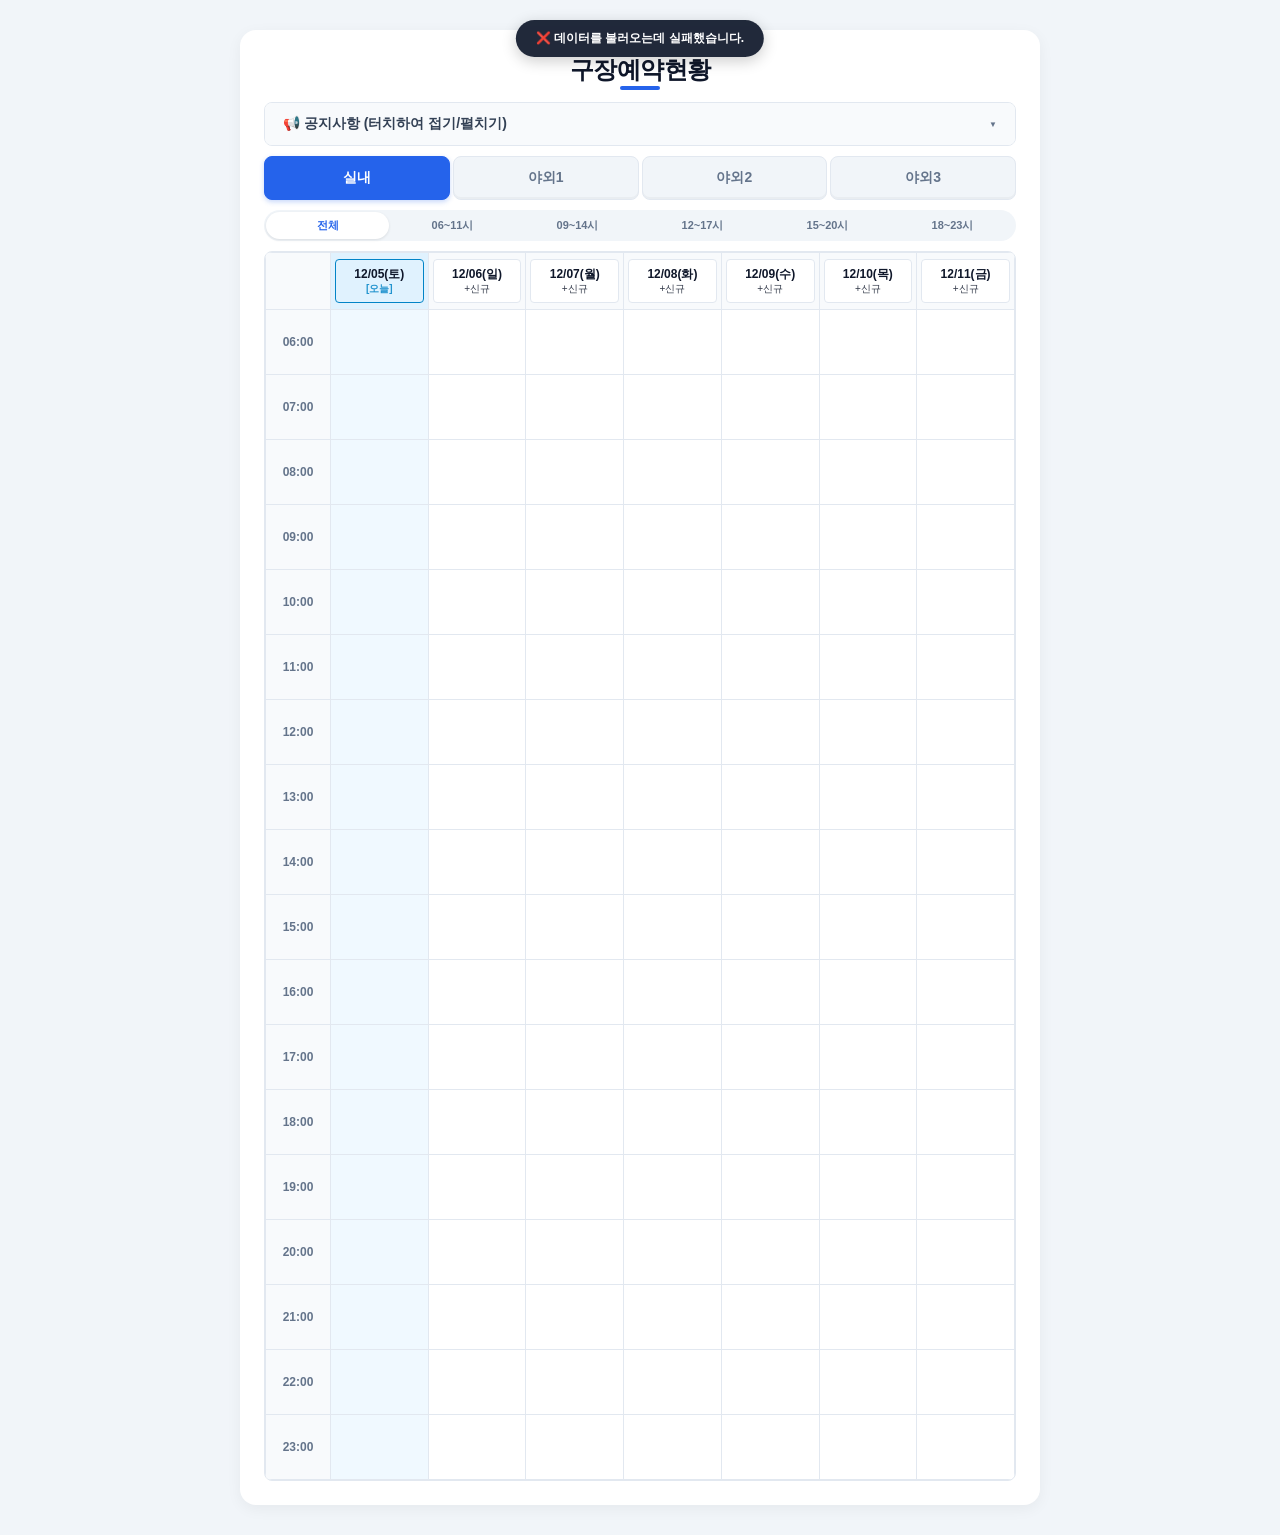
<file: index.html>
<!DOCTYPE html>
<html lang="ko">
<head>
    <meta charset="UTF-8">
    <meta name="viewport" content="width=device-width, initial-scale=1.0, maximum-scale=1.0, user-scalable=no">
    <title>구장예약현황</title>
    <link rel="stylesheet" href="style.css">
</head>
<body>

<div class="container">
    <!-- HEADER -->
    <div class="header">
        <h1 class="main-title">구장예약현황</h1>
    </div>

    <!-- NOTICE ACCORDION -->
    <details class="notice-details">
        <summary class="notice-summary">
            📢 공지사항 (터치하여 접기/펼치기)
        </summary>
        <div class="notice-content">
            <!-- 🚀 구글 시트에서 실시간으로 불러오는 공지 영역 -->
            <div id="notice-display-area" style="padding: 8px 12px; background: #e0f2fe; color: #0369a1; border-radius: 6px; font-weight: bold; margin-bottom: 10px;">
                📢 공지사항을 불러오는 중...
            </div>            
            <strong>구장 이용 수칙 및 예약 안내</strong>
            <ul>
                <li>예약 취소 및 변경은 이용 1일 전까지만 가능합니다.</li>
                <li>구장 내 음식물 반입 및 취사는 엄격히 금지됩니다.</li>
                <li>원하는 요일 버튼을 터치하면 해당 요일의 신규 예약을 바로 신청할 수 있습니다.</li>
            </ul>
        </div>
    </details>

    <!-- STADIUM TABS -->
    <div class="tabs">
        <button class="tab-btn active">실내</button>
        <button class="tab-btn">야외1</button>
        <button class="tab-btn">야외2</button>
        <button class="tab-btn">야외3</button>
    </div>

    <!-- TIME FILTER BUTTONS (요청하신 5개 세분화 시간대) -->
    <div class="time-filter-container">
        <button class="filter-btn active" onclick="filterTime('all', this)">전체</button>
        <button class="filter-btn" onclick="filterTime('t06_11', this)">06~11시</button>
        <button class="filter-btn" onclick="filterTime('t09_14', this)">09~14시</button>
        <button class="filter-btn" onclick="filterTime('t12_17', this)">12~17시</button>
        <button class="filter-btn" onclick="filterTime('t15_20', this)">15~20시</button>
        <button class="filter-btn" onclick="filterTime('t18_23', this)">18~23시</button>
    </div>

    <!-- TIMETABLE -->
    <div class="timetable-container">
        <table class="timetable">
            <thead>
                <tr>
                    <th class="time-col"></th>
                    <th><button class="day-header-btn"></button></th>
                    <th><button class="day-header-btn"></button></th>
                    <th><button class="day-header-btn"></button></th>
                    <th><button class="day-header-btn"></button></th>
                    <th><button class="day-header-btn"></button></th>
                    <th><button class="day-header-btn"></button></th>
                    <th><button class="day-header-btn"></button></th>
                </tr>
            </thead>
            <tbody id="timetable-body">
            </tbody>
        </table>
    </div>
</div>

<!-- MODALS -->
<div id="modal-create" class="modal-overlay">
    <div class="modal-card create">
        <div class="modal-header">
            <div>
                <span class="modal-title">[신규 예약]</span>
                <span id="create-stadium-badge" class="selected-day-badge" style="background:#64748b;">실내</span>
                <span id="create-day-badge" class="selected-day-badge">07/29(수)</span>
            </div>
            <button class="close-btn" onclick="closeModal('modal-create')">&times;</button>
        </div>
        <div class="modal-body">
            <div class="form-grid">
                <label for="create-day">선택일자</label>
                <select id="create-day"></select>
                
                <label for="create-start">시작시간</label>
                <select id="create-start"></select>
                
                <label for="create-end">종료시간</label>
                <select id="create-end"></select>
                
                <label for="create-id">ID</label>
                <input type="tel" id="create-id" placeholder="전화번호 입력 (- 제외)">
                
                <label for="create-pw">PW</label>
                <div class="password-wrapper">
                    <input type="password" id="create-pw" placeholder="비밀번호 입력">
                    <button type="button" class="pw-toggle-btn" onclick="togglePasswordVisibility('create-pw', this)">👁️</button>
                </div>
            </div>

            <div class="agreement-box">
                <input type="checkbox" id="create-agree">
                <label for="create-agree">[필수] 구장 이용 수칙 및 개인정보 이용에 동의합니다.</label>
            </div>
        </div>
        <div class="modal-footer">
            <button class="btn btn-gray" onclick="closeModal('modal-create')">취소</button>
            <button class="btn btn-blue" onclick="submitCreate()">저장</button>
        </div>
    </div>
</div>

<div id="modal-edit" class="modal-overlay">
    <div class="modal-card edit">
        <div class="modal-header">
            <span class="modal-title">[예약 수정 / 삭제]</span>
            <button class="close-btn" onclick="closeModal('modal-edit')">&times;</button>
        </div>
        <div class="modal-body">
            <div class="form-grid">
                <label for="edit-start">시작시간</label>
                <select id="edit-start" disabled>
                    <option id="edit-start-opt">17:00</option>
                </select>
                <label for="edit-end">종료시간</label>
                <select id="edit-end">
                    <option>18:00</option><option>19:00</option><option>20:00</option>
                </select>
                <label for="edit-id">ID</label>
                <input type="text" id="edit-id" value="" readonly>
                <label for="edit-pw">PW</label>
                <div class="password-wrapper">
                    <input type="password" id="edit-pw" placeholder="비밀번호 확인">
                    <button type="button" class="pw-toggle-btn" onclick="togglePasswordVisibility('edit-pw', this)">👁️</button>
                </div>
            </div>
        </div>
        <div class="modal-footer">
            <button class="btn btn-gray" onclick="closeModal('modal-edit')">닫기</button>
            <button class="btn btn-gray-dark" onclick="submitDelete()">삭제</button>
            <button class="btn btn-red" onclick="submitEdit()">수정</button>
        </div>
    </div>
</div>

<div id="toast-message" class="toast">✓ 처리되었습니다.</div>

<script src="script.js"></script>
</body>
</html>
</file>
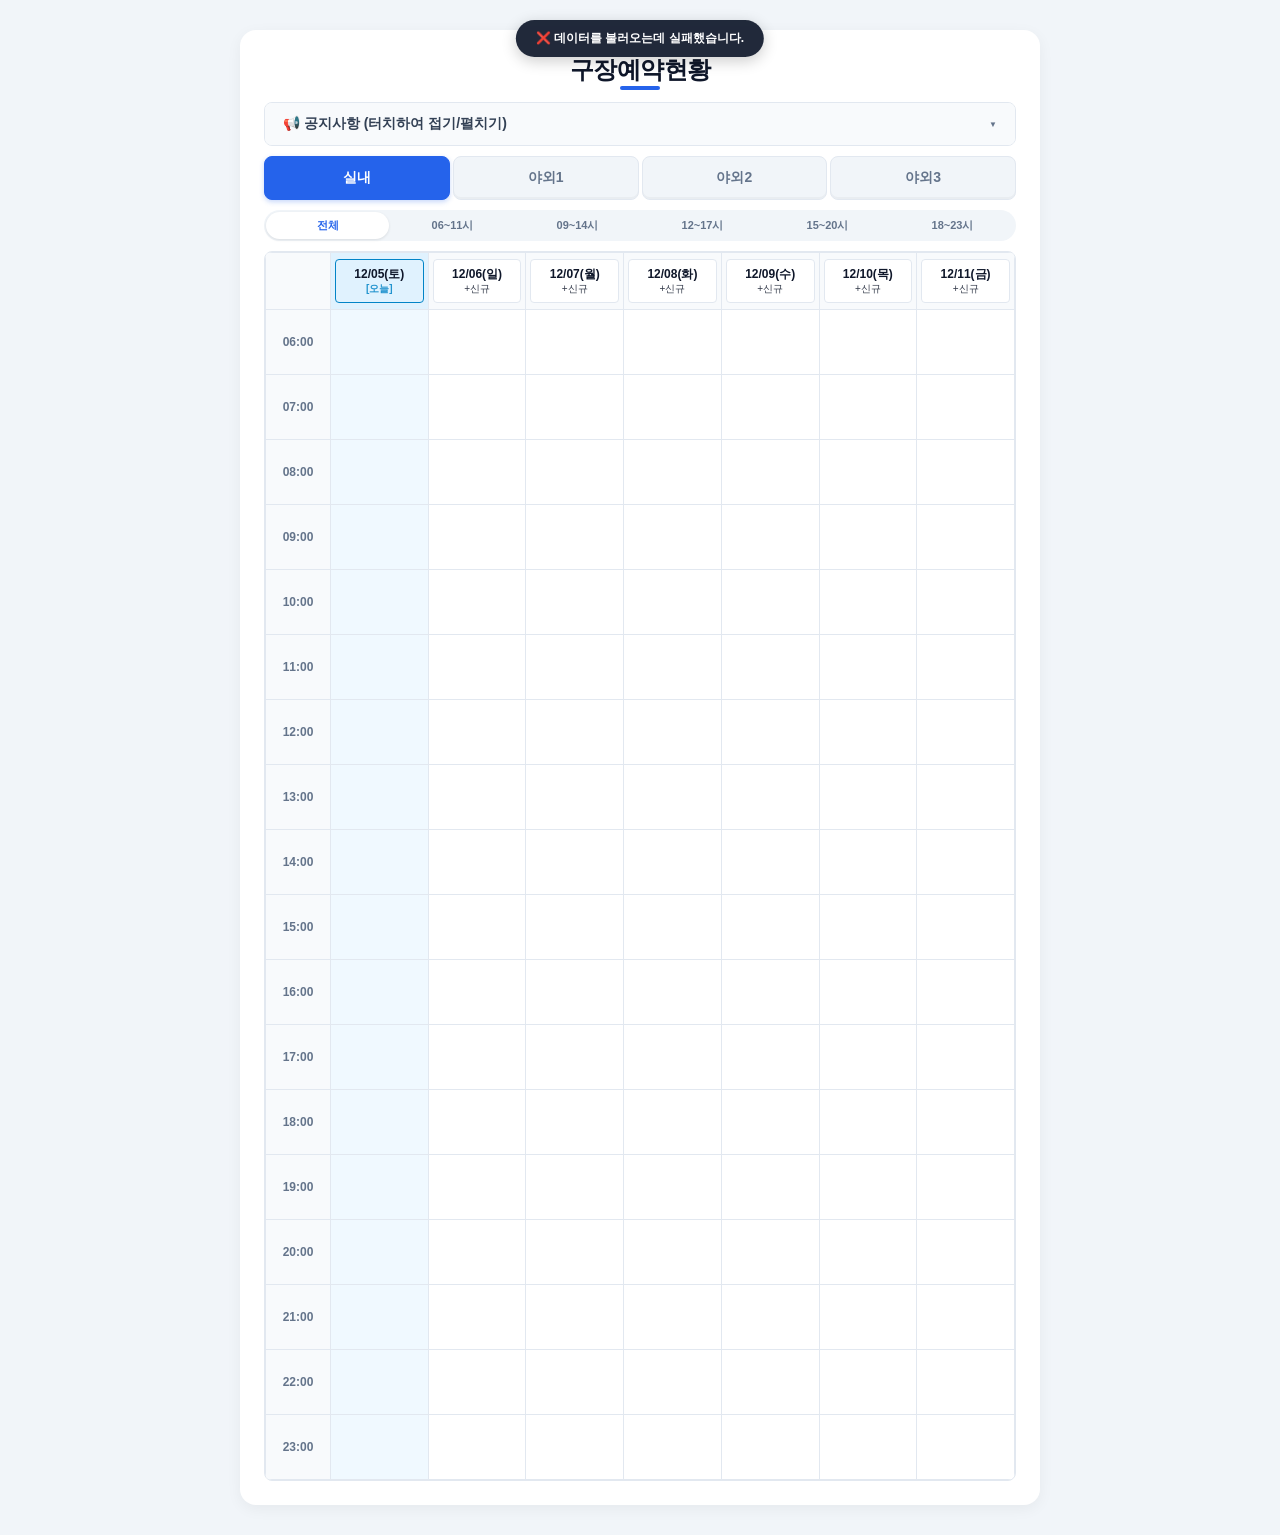
<file: padel.html>
<!DOCTYPE html>
<html lang="ko">
<head>
    <meta charset="UTF-8">
    <meta name="viewport" content="width=device-width, initial-scale=1.0, maximum-scale=1.0, user-scalable=no">
    <title>구장예약현황</title>
    <link rel="stylesheet" href="style.css">
</head>
<body>

<div class="container">
    <!-- HEADER -->
    <div class="header">
        <h1 class="main-title">구장예약현황</h1>
    </div>

    <!-- NOTICE ACCORDION -->
    <details class="notice-details">
        <summary class="notice-summary">
            📢 공지사항 (터치하여 접기/펼치기)
        </summary>
        <div class="notice-content">
            <strong>구장 이용 수칙 및 예약 안내</strong>
            <ul>
                <li>예약 취소 및 변경은 이용 1일 전까지만 가능합니다.</li>
                <li>구장 내 음식물 반입 및 취사는 엄격히 금지됩니다.</li>
                <li>원하는 요일 버튼을 터치하면 해당 요일의 신규 예약을 바로 신청할 수 있습니다.</li>
            </ul>
        </div>
    </details>

    <!-- STADIUM TABS -->
    <div class="tabs">
        <button class="tab-btn active">실내</button>
        <button class="tab-btn">야외1</button>
        <button class="tab-btn">야외2</button>
        <button class="tab-btn">야외3</button>
    </div>

    <!-- TIME FILTER BUTTONS (요청하신 5개 세분화 시간대) -->
    <div class="time-filter-container">
        <button class="filter-btn active" onclick="filterTime('all', this)">전체</button>
        <button class="filter-btn" onclick="filterTime('t06_11', this)">06~11시</button>
        <button class="filter-btn" onclick="filterTime('t09_14', this)">09~14시</button>
        <button class="filter-btn" onclick="filterTime('t12_17', this)">12~17시</button>
        <button class="filter-btn" onclick="filterTime('t15_20', this)">15~20시</button>
        <button class="filter-btn" onclick="filterTime('t18_23', this)">18~23시</button>
    </div>

    <!-- TIMETABLE -->
    <div class="timetable-container">
        <table class="timetable">
            <thead>
                <tr>
                    <th class="time-col"></th>
                    <th><button class="day-header-btn"></button></th>
                    <th><button class="day-header-btn"></button></th>
                    <th><button class="day-header-btn"></button></th>
                    <th><button class="day-header-btn"></button></th>
                    <th><button class="day-header-btn"></button></th>
                    <th><button class="day-header-btn"></button></th>
                    <th><button class="day-header-btn"></button></th>
                </tr>
            </thead>
            <tbody id="timetable-body">
            </tbody>
        </table>
    </div>
</div>

<!-- MODALS -->
<div id="modal-create" class="modal-overlay">
    <div class="modal-card create">
        <div class="modal-header">
            <div>
                <span class="modal-title">[신규 예약]</span>
                <span id="create-stadium-badge" class="selected-day-badge" style="background:#64748b;">실내</span>
                <span id="create-day-badge" class="selected-day-badge">07/29(수)</span>
            </div>
            <button class="close-btn" onclick="closeModal('modal-create')">&times;</button>
        </div>
        <div class="modal-body">
            <div class="form-grid">
                <label for="create-day">선택일자</label>
                <select id="create-day"></select>
                
                <label for="create-start">시작시간</label>
                <select id="create-start"></select>
                
                <label for="create-end">종료시간</label>
                <select id="create-end"></select>
                
                <label for="create-id">ID</label>
                <input type="tel" id="create-id" placeholder="전화번호 입력 (- 제외)">
                
                <label for="create-pw">PW</label>
                <div class="password-wrapper">
                    <input type="password" id="create-pw" placeholder="비밀번호 입력">
                    <button type="button" class="pw-toggle-btn" onclick="togglePasswordVisibility('create-pw', this)">👁️</button>
                </div>
            </div>

            <div class="agreement-box">
                <input type="checkbox" id="create-agree">
                <label for="create-agree">[필수] 구장 이용 수칙 및 개인정보 이용에 동의합니다.</label>
            </div>
        </div>
        <div class="modal-footer">
            <button class="btn btn-gray" onclick="closeModal('modal-create')">취소</button>
            <button class="btn btn-blue" onclick="submitCreate()">저장</button>
        </div>
    </div>
</div>

<div id="modal-edit" class="modal-overlay">
    <div class="modal-card edit">
        <div class="modal-header">
            <span class="modal-title">[예약 수정 / 삭제]</span>
            <button class="close-btn" onclick="closeModal('modal-edit')">&times;</button>
        </div>
        <div class="modal-body">
            <div class="form-grid">
                <label for="edit-start">시작시간</label>
                <select id="edit-start" disabled>
                    <option id="edit-start-opt">17:00</option>
                </select>
                <label for="edit-end">종료시간</label>
                <select id="edit-end">
                    <option>18:00</option><option>19:00</option><option>20:00</option>
                </select>
                <label for="edit-id">ID</label>
                <input type="text" id="edit-id" value="" readonly>
                <label for="edit-pw">PW</label>
                <div class="password-wrapper">
                    <input type="password" id="edit-pw" placeholder="비밀번호 확인">
                    <button type="button" class="pw-toggle-btn" onclick="togglePasswordVisibility('edit-pw', this)">👁️</button>
                </div>
            </div>
        </div>
        <div class="modal-footer">
            <button class="btn btn-gray" onclick="closeModal('modal-edit')">닫기</button>
            <button class="btn btn-gray-dark" onclick="submitDelete()">삭제</button>
            <button class="btn btn-red" onclick="submitEdit()">수정</button>
        </div>
    </div>
</div>

<div id="toast-message" class="toast">✓ 처리되었습니다.</div>

<script src="script.js"></script>
</body>
</html>
</file>
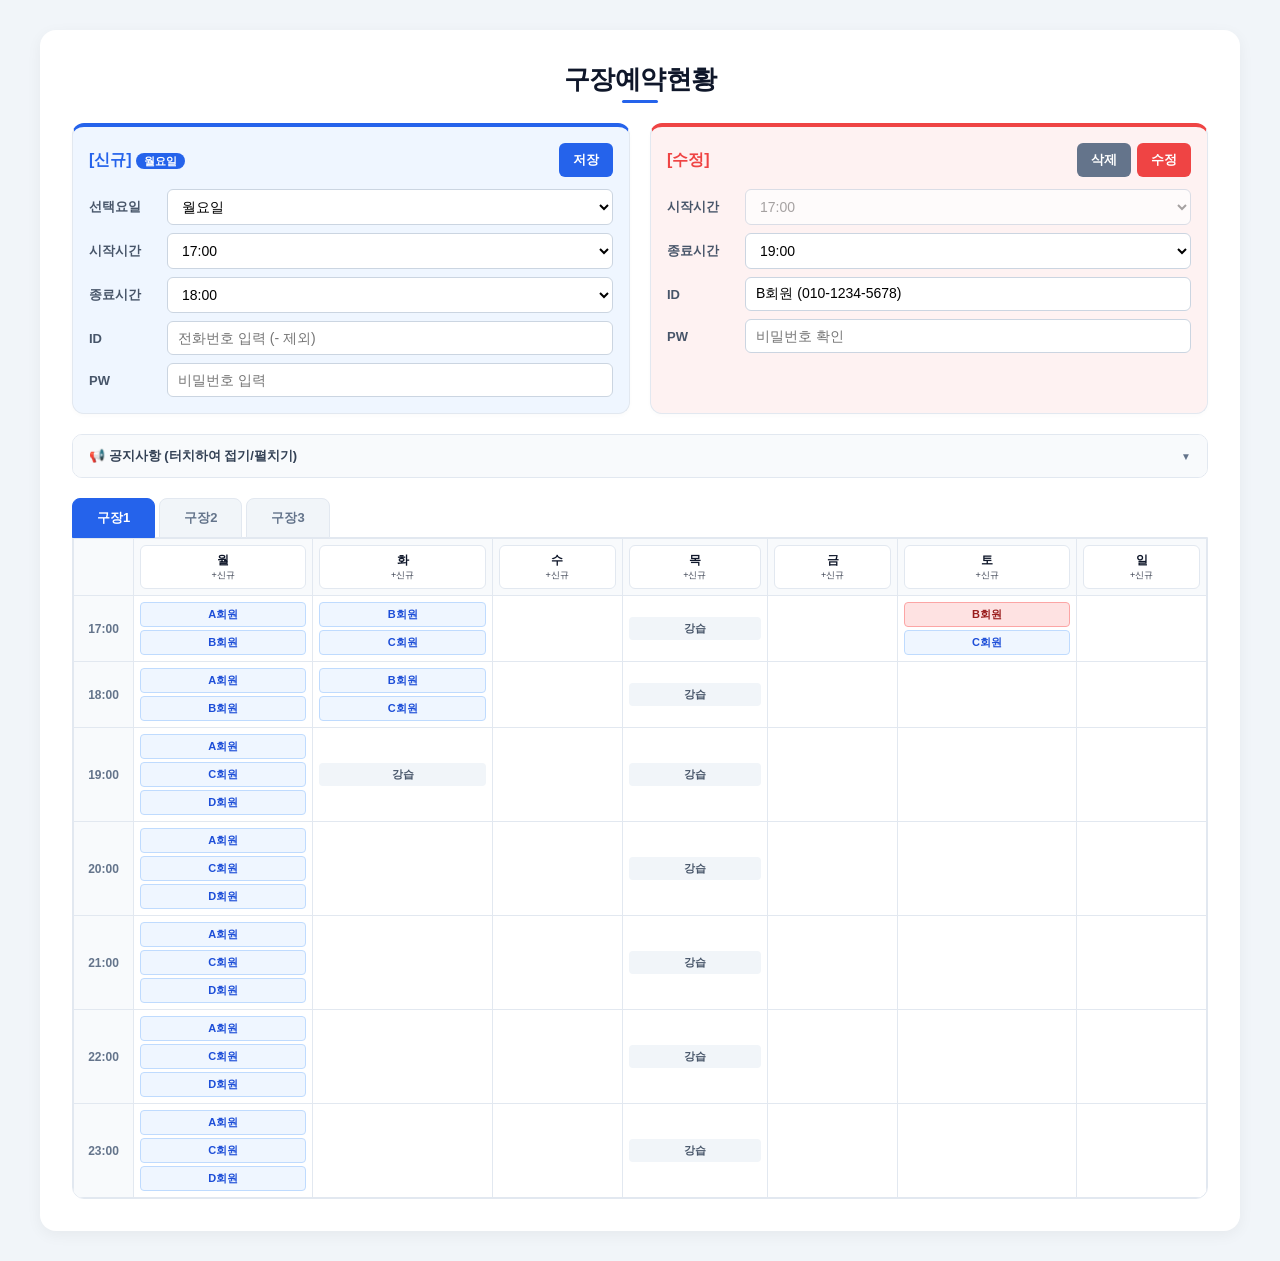
<file: Padel_ver0.1.html>
<!DOCTYPE html>
<html lang="ko">
<head>
    <meta charset="UTF-8">
    <meta name="viewport" content="width=device-width, initial-scale=1.0, maximum-scale=1.0, user-scalable=no">
    <title>구장예약현황</title>
    <style>
        :root {
            --primary: #2563eb;
            --primary-light: #eff6ff;
            --primary-border: #bfdbfe;
            --danger: #ef4444;
            --danger-light: #fef2f2;
            --danger-border: #fecaca;
            --gray-bg: #f8fafc;
            --text-dark: #0f172a;
            --text-muted: #64748b;
            --border: #e2e8f0;
        }

        * { box-sizing: border-box; margin: 0; padding: 0; font-family: 'Pretendard', -apple-system, sans-serif; -webkit-tap-highlight-color: transparent; }
        body { padding: 16px 10px; background-color: #f1f5f9; color: var(--text-dark); }
        .container { max-width: 1200px; margin: 0 auto; background: white; padding: 16px; border-radius: 16px; box-shadow: 0 4px 15px rgba(0,0,0,0.05); }

        /* HEADER & TITLE */
        .header { margin-bottom: 20px; text-align: center; }
        .main-title { 
            display: inline-block; 
            font-size: 22px; 
            font-weight: 800; 
            color: var(--text-dark); 
            letter-spacing: -0.5px;
            position: relative;
            padding-bottom: 6px;
        }
        .main-title::after {
            content: '';
            position: absolute;
            bottom: 0;
            left: 50%;
            transform: translateX(-50%);
            width: 36px;
            height: 3px;
            background: var(--primary);
            border-radius: 2px;
        }

        /* FORM CARDS CONTAINER (PC: 2열 / 모바일: 1열) */
        .forms-wrapper { display: grid; grid-template-columns: 1fr; gap: 16px; margin-bottom: 20px; }
        @media (min-width: 768px) {
            body { padding: 30px 20px; }
            .container { padding: 32px; }
            .main-title { font-size: 26px; }
            .forms-wrapper { grid-template-columns: 1fr 1fr; gap: 20px; }
        }

        .form-card { 
            border-radius: 12px; 
            padding: 16px; 
            position: relative; 
            background: #ffffff; 
            border: 1px solid var(--border);
            box-shadow: 0 2px 4px rgba(0,0,0,0.02);
        }
        .form-card.create { border-top: 4px solid var(--primary); background: var(--primary-light); }
        .form-card.edit { border-top: 4px solid var(--danger); background: var(--danger-light); }

        .form-header { display: flex; align-items: center; justify-content: space-between; margin-bottom: 12px; }
        .form-title { font-weight: 700; font-size: 16px; }
        .form-card.create .form-title { color: var(--primary); }
        .form-card.edit .form-title { color: var(--danger); }

        .selected-day-badge { 
            background: var(--primary); 
            color: white; 
            padding: 2px 8px; 
            border-radius: 12px; 
            font-size: 11px; 
            font-weight: 600;
        }

        .form-grid { display: grid; grid-template-columns: 70px 1fr; gap: 8px; align-items: center; font-size: 13px; }
        .form-grid label { font-weight: 600; color: #475569; }
        .form-grid select, .form-grid input { 
            padding: 8px 10px; 
            border: 1px solid #cbd5e1; 
            border-radius: 6px; 
            outline: none; 
            width: 100%; 
            background: white; 
            font-size: 14px; /* 모바일 아이폰 자동 확대 방지 (16px 권장되나 14px+viewport 적용) */
        }

        .btn-group { display: flex; gap: 6px; }
        .btn { padding: 8px 14px; border: none; border-radius: 6px; font-weight: 600; cursor: pointer; color: white; font-size: 13px; }
        .btn-blue { background: var(--primary); }
        .btn-red { background: var(--danger); }
        .btn-gray { background: #64748b; }

        /* NOTICE ACCORDION */
        .notice-details {
            background: var(--gray-bg);
            border: 1px solid var(--border);
            border-radius: 10px;
            margin-bottom: 20px;
            overflow: hidden;
        }
        .notice-summary {
            padding: 12px 16px;
            font-weight: 600;
            cursor: pointer;
            display: flex;
            align-items: center;
            justify-content: space-between;
            user-select: none;
            background: #f8fafc;
            color: #334155;
            font-size: 13px;
        }
        .notice-summary::after { content: '▼'; font-size: 10px; color: var(--text-muted); transition: transform 0.2s; }
        .notice-details[open] .notice-summary::after { transform: rotate(180deg); }
        .notice-content {
            padding: 14px 16px;
            background: #ffffff;
            font-size: 12px;
            line-height: 1.6;
            color: #475569;
            border-top: 1px solid var(--border);
        }
        .notice-content ul { padding-left: 16px; margin-top: 4px; }

        /* STADIUM TABS */
        .tabs { display: flex; gap: 4px; margin-bottom: -1px; }
        .tab-btn { 
            flex: 1; /* 모바일에서 탭 균등 분배 */
            padding: 10px 0; 
            border: 1px solid var(--border); 
            background: #f1f5f9; 
            font-weight: 600; 
            color: var(--text-muted);
            cursor: pointer; 
            border-radius: 8px 8px 0 0; 
            font-size: 13px;
            text-align: center;
        }
        @media (min-width: 768px) {
            .tab-btn { flex: initial; padding: 10px 24px; }
        }
        .tab-btn.active { 
            background: var(--primary); 
            color: white; 
            border-color: var(--primary); 
        }

        /* TIMETABLE GRID (모바일 터치 스크롤 패닝 적용) */
        .timetable-container { 
            overflow-x: auto; 
            border: 1px solid var(--border); 
            border-radius: 0 0 12px 12px; 
            -webkit-overflow-scrolling: touch; /* iOS 부드러운 스크롤 */
        }
        .timetable { width: 100%; min-width: 650px; border-collapse: collapse; text-align: center; }
        .timetable th, .timetable td { border: 1px solid var(--border); padding: 6px; font-size: 12px; }
        .timetable th { background: #f8fafc; font-weight: 600; }
        
        .day-header-btn {
            display: block;
            width: 100%;
            padding: 6px 0;
            background: #ffffff;
            color: var(--text-dark);
            font-weight: 700;
            border-radius: 6px;
            border: 1px solid var(--border);
            cursor: pointer;
            font-size: 12px;
        }
        .day-header-btn:active { background: var(--primary); color: white; }
        .day-header-btn span {
            display: block;
            font-size: 9px;
            font-weight: normal;
            opacity: 0.8;
        }

        .time-col { width: 60px; min-width: 60px; background: #f8fafc; font-weight: 700; color: var(--text-muted); }

        /* RESERVATION CELL */
        .cell-content { min-height: 48px; display: flex; flex-direction: column; gap: 3px; justify-content: center; }
        .user-tag { 
            background: var(--primary-light); 
            color: #1d4ed8; 
            border: 1px solid var(--primary-border); 
            border-radius: 4px; 
            padding: 4px; 
            font-size: 11px; 
            font-weight: 600;
            cursor: pointer;
        }
        .user-tag.selected { 
            background: #fee2e2; 
            color: #991b1b; 
            border-color: #fca5a5; 
        }
        .lesson-tag { background: #f1f5f9; color: #475569; font-weight: 700; padding: 4px; border-radius: 4px; font-size: 11px; }
    </style>
</head>
<body>

<div class="container">
    <!-- HEADER -->
    <div class="header">
        <h1 class="main-title">구장예약현황</h1>
    </div>

    <!-- FORM BOARDS -->
    <div class="forms-wrapper">
        <!-- [신규] 입력 폼 -->
        <div class="form-card create">
            <div class="form-header">
                <div>
                    <span class="form-title">[신규]</span>
                    <span id="selected-day-display" class="selected-day-badge">월요일</span>
                </div>
                <div class="btn-group">
                    <button class="btn btn-blue">저장</button>
                </div>
            </div>
            <div class="form-grid">
                <label>선택요일</label>
                <select id="create-day">
                    <option value="월">월요일</option>
                    <option value="화">화요일</option>
                    <option value="수">수요일</option>
                    <option value="목">목요일</option>
                    <option value="금">금요일</option>
                    <option value="토">토요일</option>
                    <option value="일">일요일</option>
                </select>
                <label>시작시간</label>
                <select id="create-start">
                    <option>17:00</option><option>18:00</option><option>19:00</option>
                </select>
                <label>종료시간</label>
                <select id="create-end">
                    <option>18:00</option><option>19:00</option><option>20:00</option>
                </select>
                <label>ID</label>
                <input type="tel" placeholder="전화번호 입력 (- 제외)">
                <label>PW</label>
                <input type="password" placeholder="비밀번호 입력">
            </div>
        </div>

        <!-- [수정] 입력 폼 -->
        <div class="form-card edit">
            <div class="form-header">
                <span class="form-title">[수정]</span>
                <div class="btn-group">
                    <button class="btn btn-gray">삭제</button>
                    <button class="btn btn-red">수정</button>
                </div>
            </div>
            <div class="form-grid">
                <label>시작시간</label>
                <select id="edit-start" disabled>
                    <option>17:00</option>
                </select>
                <label>종료시간</label>
                <select id="edit-end">
                    <option>19:00</option>
                </select>
                <label>ID</label>
                <input type="text" value="B회원 (010-1234-5678)" readonly>
                <label>PW</label>
                <input type="password" placeholder="비밀번호 확인">
            </div>
        </div>
    </div>

    <!-- NOTICE ACCORDION -->
    <details class="notice-details">
        <summary class="notice-summary">
            📢 공지사항 (터치하여 접기/펼치기)
        </summary>
        <div class="notice-content">
            <strong>구장 이용 수칙 및 예약 안내</strong>
            <ul>
                <li>예약 취소 및 변경은 이용 1일 전까지만 가능합니다.</li>
                <li>구장 내 음식물 반입 및 취사는 엄격히 금지됩니다.</li>
                <li>원하는 요일 버튼을 터치하면 해당 요일의 신규 예약을 바로 시작할 수 있습니다.</li>
            </ul>
        </div>
    </details>

    <!-- STADIUM TABS -->
    <div class="tabs">
        <button class="tab-btn active">구장1</button>
        <button class="tab-btn">구장2</button>
        <button class="tab-btn">구장3</button>
    </div>

    <!-- TIMETABLE -->
    <div class="timetable-container">
        <table class="timetable">
            <thead>
                <tr>
                    <th class="time-col"></th>
                    <th><button class="day-header-btn" onclick="selectDay('월')">월 <span>+신규</span></button></th>
                    <th><button class="day-header-btn" onclick="selectDay('화')">화 <span>+신규</span></button></th>
                    <th><button class="day-header-btn" onclick="selectDay('수')">수 <span>+신규</span></button></th>
                    <th><button class="day-header-btn" onclick="selectDay('목')">목 <span>+신규</span></button></th>
                    <th><button class="day-header-btn" onclick="selectDay('금')">금 <span>+신규</span></button></th>
                    <th><button class="day-header-btn" onclick="selectDay('토')">토 <span>+신규</span></button></th>
                    <th><button class="day-header-btn" onclick="selectDay('일')">일 <span>+신규</span></button></th>
                </tr>
            </thead>
            <tbody>
                <tr>
                    <td class="time-col">17:00</td>
                    <td><div class="cell-content"><span class="user-tag">A회원</span><span class="user-tag">B회원</span></div></td>
                    <td><div class="cell-content"><span class="user-tag">B회원</span><span class="user-tag">C회원</span></div></td>
                    <td><div class="cell-content"></div></td>
                    <td><div class="cell-content"><span class="lesson-tag">강습</span></div></td>
                    <td><div class="cell-content"></div></td>
                    <td><div class="cell-content"><span class="user-tag selected">B회원</span><span class="user-tag">C회원</span></div></td>
                    <td><div class="cell-content"></div></td>
                </tr>
                <tr>
                    <td class="time-col">18:00</td>
                    <td><div class="cell-content"><span class="user-tag">A회원</span><span class="user-tag">B회원</span></div></td>
                    <td><div class="cell-content"><span class="user-tag">B회원</span><span class="user-tag">C회원</span></div></td>
                    <td><div class="cell-content"></div></td>
                    <td><div class="cell-content"><span class="lesson-tag">강습</span></div></td>
                    <td><div class="cell-content"></div></td>
                    <td><div class="cell-content"></div></td>
                    <td><div class="cell-content"></div></td>
                </tr>
                <tr>
                    <td class="time-col">19:00</td>
                    <td><div class="cell-content"><span class="user-tag">A회원</span><span class="user-tag">C회원</span><span class="user-tag">D회원</span></div></td>
                    <td><div class="cell-content"><span class="lesson-tag">강습</span></div></td>
                    <td><div class="cell-content"></div></td>
                    <td><div class="cell-content"><span class="lesson-tag">강습</span></div></td>
                    <td><div class="cell-content"></div></td>
                    <td><div class="cell-content"></div></td>
                    <td><div class="cell-content"></div></td>
                </tr>
                <tr>
                    <td class="time-col">20:00</td>
                    <td><div class="cell-content"><span class="user-tag">A회원</span><span class="user-tag">C회원</span><span class="user-tag">D회원</span></div></td>
                    <td><div class="cell-content"></div></td>
                    <td><div class="cell-content"></div></td>
                    <td><div class="cell-content"><span class="lesson-tag">강습</span></div></td>
                    <td><div class="cell-content"></div></td>
                    <td><div class="cell-content"></div></td>
                    <td><div class="cell-content"></div></td>
                </tr>
                <tr>
                    <td class="time-col">21:00</td>
                    <td><div class="cell-content"><span class="user-tag">A회원</span><span class="user-tag">C회원</span><span class="user-tag">D회원</span></div></td>
                    <td><div class="cell-content"></div></td>
                    <td><div class="cell-content"></div></td>
                    <td><div class="cell-content"><span class="lesson-tag">강습</span></div></td>
                    <td><div class="cell-content"></div></td>
                    <td><div class="cell-content"></div></td>
                    <td><div class="cell-content"></div></td>
                </tr>
				                <tr>
                    <td class="time-col">22:00</td>
                    <td><div class="cell-content"><span class="user-tag">A회원</span><span class="user-tag">C회원</span><span class="user-tag">D회원</span></div></td>
                    <td><div class="cell-content"></div></td>
                    <td><div class="cell-content"></div></td>
                    <td><div class="cell-content"><span class="lesson-tag">강습</span></div></td>
                    <td><div class="cell-content"></div></td>
                    <td><div class="cell-content"></div></td>
                    <td><div class="cell-content"></div></td>
                </tr>
                </tr>
				<tr>
                    <td class="time-col">23:00</td>
                    <td><div class="cell-content"><span class="user-tag">A회원</span><span class="user-tag">C회원</span><span class="user-tag">D회원</span></div></td>
                    <td><div class="cell-content"></div></td>
                    <td><div class="cell-content"></div></td>
                    <td><div class="cell-content"><span class="lesson-tag">강습</span></div></td>
                    <td><div class="cell-content"></div></td>
                    <td><div class="cell-content"></div></td>
                    <td><div class="cell-content"></div></td>
                </tr>				
            </tbody>
        </table>
    </div>
</div>

<script>
    function selectDay(dayName) {
        const daySelect = document.getElementById('create-day');
        if (daySelect) daySelect.value = dayName;

        const badge = document.getElementById('selected-day-display');
        if (badge) badge.innerText = dayName + '요일';

        document.querySelector('.form-card.create').scrollIntoView({ behavior: 'smooth' });
    }
</script>

</body>
</html>
</file>
<file: style.css>
:root {
    --primary: #2563eb;
    --primary-light: #eff6ff;
    --primary-border: #bfdbfe;
    --danger: #ef4444;
    --danger-light: #fef2f2;
    --danger-border: #fecaca;
    --gray-bg: #f8fafc;
    --text-dark: #0f172a;
    --text-muted: #64748b;
    --border: #e2e8f0;
}

* { 
    box-sizing: border-box; 
    margin: 0; 
    padding: 0; 
    font-family: 'Pretendard', -apple-system, sans-serif; 
    -webkit-tap-highlight-color: transparent; 
}

body { 
    padding: 10px 4px; 
    background-color: #f1f5f9; 
    color: var(--text-dark); 
    display: flex;
    justify-content: center;
}

.container { 
    width: 100%;
    max-width: 400px; 
    margin: 0 auto; 
    background: white; 
    padding: 10px 6px; 
    border-radius: 12px; 
    box-shadow: 0 4px 15px rgba(0,0,0,0.05); 
    transition: max-width 0.3s ease, padding 0.3s ease;
}

/* HEADER */
.header { margin-bottom: 12px; text-align: center; }
.main-title { 
    display: inline-block; 
    font-size: 19px; 
    font-weight: 800; 
    color: var(--text-dark); 
    letter-spacing: -0.5px;
    position: relative;
    padding-bottom: 4px;
}
.main-title::after {
    content: '';
    position: absolute;
    bottom: 0; left: 50%;
    transform: translateX(-50%);
    width: 30px; height: 3px;
    background: var(--primary);
    border-radius: 2px;
}

/* NOTICE */
.notice-details { background: var(--gray-bg); border: 1px solid var(--border); border-radius: 8px; margin-bottom: 10px; overflow: hidden; }
.notice-summary { padding: 8px 10px; font-weight: 600; cursor: pointer; display: flex; align-items: center; justify-content: space-between; user-select: none; background: #f8fafc; color: #334155; font-size: 11.5px; }
.notice-summary::after { content: '▼'; font-size: 8px; color: var(--text-muted); transition: transform 0.2s; }
.notice-details[open] .notice-summary::after { transform: rotate(180deg); }
.notice-content { padding: 10px; background: #ffffff; font-size: 11px; line-height: 1.4; color: #475569; border-top: 1px solid var(--border); }
.notice-content ul { padding-left: 12px; margin-top: 2px; }

/* STADIUM TABS */
.tabs { display: flex; gap: 3px; margin-bottom: 10px; }
.tab-btn { 
    flex: 1; 
    padding: 7px 0; 
    border: 1px solid var(--border); 
    background: #f1f5f9; 
    font-weight: 700; 
    color: var(--text-muted); 
    cursor: pointer; 
    border-radius: 6px; 
    font-size: 11.5px; 
    text-align: center;
    box-shadow: inset 0 -2px 0 rgba(0,0,0,0.03);
    white-space: nowrap;
}
.tab-btn.active { 
    background: var(--primary); 
    color: white; 
    border-color: var(--primary);
    box-shadow: 0 2px 5px rgba(37, 99, 235, 0.25);
}

/* TIME FILTER BUTTONS (6개 버튼 세부 피팅) */
.time-filter-container {
    display: flex;
    gap: 2px;
    margin-bottom: 10px;
    background: #f1f5f9;
    padding: 2px;
    border-radius: 20px;
}
.filter-btn {
    flex: 1;
    padding: 4px 0;
    font-size: 8.5px;
    font-weight: 600;
    border: none;
    background: transparent;
    color: var(--text-muted);
    border-radius: 16px;
    cursor: pointer;
    transition: all 0.2s ease;
    white-space: nowrap;
    text-align: center;
}
.filter-btn.active {
    background: #ffffff;
    color: var(--primary);
    font-weight: 800;
    box-shadow: 0 1px 3px rgba(0,0,0,0.1);
}

/* TIMETABLE */
.timetable-container { width: 100%; overflow-x: auto; border: 1px solid var(--border); border-radius: 8px; -webkit-overflow-scrolling: touch; }
.timetable { width: 100%; table-layout: fixed; border-collapse: collapse; text-align: center; }
.timetable th, .timetable td { border: 1px solid var(--border); padding: 2px 0; font-size: 10px; word-break: break-all; }
.timetable th { background: #f8fafc; font-weight: 600; }

.timetable th.today-header {
    background-color: #e0f2fe !important;
}
.day-header-btn {
    display: block; width: 100%; padding: 3px 0; background: #ffffff; color: var(--text-dark); font-weight: 700; border-radius: 4px; border: 1px solid var(--border); cursor: pointer; font-size: 9.5px; line-height: 1.15; letter-spacing: -0.3px; overflow: hidden; white-space: nowrap; text-overflow: ellipsis;
}
.day-header-btn.today-btn {
    border-color: #0284c7;
    background: #e0f2fe;
}
.day-header-btn:active { background: var(--primary); color: white; }
.day-header-btn span { display: block; font-size: 8px; font-weight: normal; opacity: 0.85; margin-top: 1px; }

.time-col { width: 38px; background: #f8fafc; font-weight: 700; color: var(--text-muted); font-size: 9.5px !important; }

/* 오늘 열 3가지 상태별 스타일 */
.timetable td.today-past {
    background-color: #f1f5f9 !important;
    opacity: 0.65;
}
.timetable td.today-live {
    background-color: #dbeafe !important;
    border: 1px solid #93c5fd !important;
}
.timetable td.today-future {
    background-color: #f0f9ff !important;
}

.live-badge {
    display: block;
    font-size: 7.5px;
    color: #2563eb;
    font-weight: 800;
    margin-top: 1px;
}
.past-badge {
    display: block;
    font-size: 7px;
    color: #94a3b8;
    font-weight: 500;
    margin-top: 1px;
}

/* CELL CONTENT */
.cell-content { min-height: 36px; display: flex; flex-direction: column; gap: 2px; justify-content: center; align-items: center; }
.user-tag { background: var(--primary-light); color: #1d4ed8; border: 1px solid var(--primary-border); border-radius: 3px; padding: 1px 2px; font-size: 9px; font-weight: 600; cursor: pointer; line-height: 1.1; word-break: keep-all; max-width: 100%; overflow: hidden; text-overflow: ellipsis; white-space: nowrap; }
.lesson-tag { background: #f1f5f9; color: #475569; font-weight: 700; padding: 1px 2px; border-radius: 3px; font-size: 9px; }

/* MODAL & FORM */
.modal-overlay { position: fixed; top: 0; left: 0; right: 0; bottom: 0; background: rgba(15, 23, 42, 0.5); backdrop-filter: blur(2px); display: flex; align-items: center; justify-content: center; padding: 12px; z-index: 999; opacity: 0; visibility: hidden; transition: opacity 0.2s ease, visibility 0.2s ease; }
.modal-overlay.active { opacity: 1; visibility: visible; }
.modal-card { background: white; width: 100%; max-width: 350px; border-radius: 12px; box-shadow: 0 10px 25px rgba(0, 0, 0, 0.15); overflow: hidden; transform: translateY(10px); transition: transform 0.2s ease; }
.modal-overlay.active .modal-card { transform: translateY(0); }
.modal-card.create { border-top: 4px solid var(--primary); }
.modal-card.edit { border-top: 4px solid var(--danger); }
.modal-header { display: flex; align-items: center; justify-content: space-between; padding: 12px 14px; border-bottom: 1px solid var(--border); }
.modal-title { font-size: 14px; font-weight: 700; }
.modal-card.create .modal-title { color: var(--primary); }
.modal-card.edit .modal-title { color: var(--danger); }
.close-btn { background: none; border: none; font-size: 20px; color: var(--text-muted); cursor: pointer; line-height: 1; }
.modal-body { padding: 14px; }
.selected-day-badge { background: var(--primary); color: white; padding: 2px 5px; border-radius: 10px; font-size: 9.5px; font-weight: 600; margin-left: 2px; }

.form-grid { display: grid; grid-template-columns: 55px 1fr; gap: 8px; align-items: center; font-size: 12px; }
.form-grid label { font-weight: 600; color: #475569; }
.form-grid select, .form-grid input { padding: 6px 8px; border: 1px solid #cbd5e1; border-radius: 4px; outline: none; width: 100%; background: white; font-size: 12px; }

.password-wrapper { position: relative; display: flex; align-items: center; }
.password-wrapper input { padding-right: 30px; }
.pw-toggle-btn { position: absolute; right: 6px; background: none; border: none; cursor: pointer; font-size: 13px; opacity: 0.6; }

.agreement-box { display: flex; align-items: center; gap: 6px; margin-top: 12px; font-size: 10.5px; color: #64748b; border-top: 1px solid #f1f5f9; padding-top: 8px; }
.agreement-box input { cursor: pointer; }

.modal-footer { display: flex; justify-content: flex-end; gap: 6px; padding: 10px 14px; background: #f8fafc; border-top: 1px solid var(--border); }
.btn { padding: 6px 12px; border: none; border-radius: 4px; font-weight: 600; cursor: pointer; color: white; font-size: 12px; }
.btn-blue { background: var(--primary); }
.btn-red { background: var(--danger); }
.btn-gray { background: #cbd5e1; color: #334155; }
.btn-gray-dark { background: #64748b; }

.toast {
    position: fixed;
    top: 20px;
    left: 50%;
    transform: translateX(-50%) translateY(-100px);
    background: rgba(15, 23, 42, 0.92);
    color: white;
    padding: 10px 20px;
    border-radius: 20px;
    font-size: 12px;
    font-weight: 600;
    box-shadow: 0 4px 15px rgba(0,0,0,0.2);
    z-index: 9999;
    opacity: 0;
    transition: all 0.35s cubic-bezier(0.175, 0.885, 0.32, 1.275);
    white-space: nowrap;
}
.toast.show {
    transform: translateX(-50%) translateY(0);
    opacity: 1;
}

/* PC RESPONSIVE */
@media (min-width: 768px) {
    body { padding: 30px 20px; }
    .container { max-width: 800px; padding: 24px; border-radius: 16px; }
    .main-title { font-size: 24px; }
    .main-title::after { width: 40px; height: 4px; }
    .notice-summary { padding: 12px 18px; font-size: 14px; }
    .notice-content { padding: 14px 18px; font-size: 13px; }
    .tab-btn { padding: 12px 0; font-size: 14px; border-radius: 8px; }
    .filter-btn { padding: 6px 0; font-size: 11px; }
    .timetable th, .timetable td { padding: 6px 4px; }
    .day-header-btn { padding: 8px 0; font-size: 12px; letter-spacing: 0; }
    .day-header-btn span { font-size: 10px; }
    .time-col { width: 65px; font-size: 12px !important; }
    .cell-content { min-height: 52px; gap: 3px; }
    .user-tag, .lesson-tag { padding: 3px 6px; font-size: 11px; border-radius: 4px; }
    .modal-card { max-width: 420px; }
    .modal-title { font-size: 17px; }
    .form-grid { grid-template-columns: 75px 1fr; gap: 10px; font-size: 13px; }
    .btn { padding: 8px 16px; font-size: 13px; }
}
</file>
